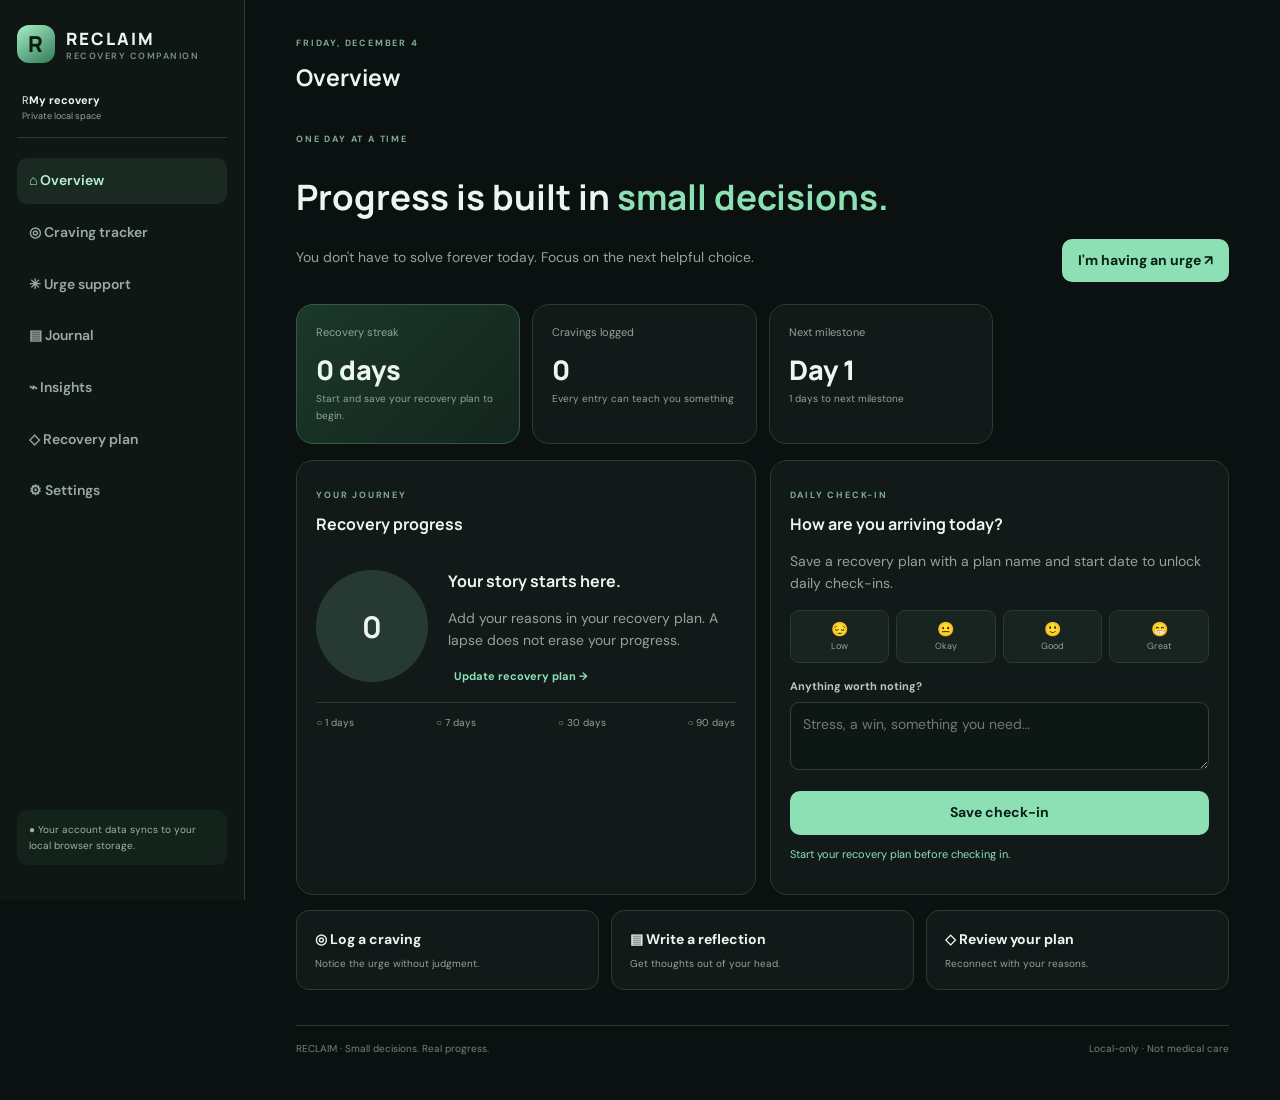
<file: index.html>
<!doctype html>
<html lang="en"><head><meta charset="utf-8"><meta name="viewport" content="width=device-width,initial-scale=1"><meta name="theme-color" content="#0b1110"><title>RECLAIM — Recovery companion</title><link rel="manifest" href="manifest.webmanifest"><link rel="icon" href="icon.svg"><link rel="stylesheet" href="styles.css"></head>
<body>
<div id="appShell" class="app-shell"><aside class="sidebar" id="sidebar"><a class="brand" href="#" title="RECLAIM"><span class="brand-mark">R</span><span>RECLAIM<small>RECOVERY COMPANION</small></span></a><div class="profile-chip"><span class="avatar">R</span><span><b>My recovery</b><small>Private local space</small></span></div><nav class="nav"><button class="nav-link active" data-view="dashboard">⌂ Overview</button><button class="nav-link" data-view="cravings">◎ Craving tracker</button><button class="nav-link" data-view="emergency">✳ Urge support</button><button class="nav-link" data-view="journal">▤ Journal</button><button class="nav-link" data-view="insights">⌁ Insights</button><button class="nav-link" data-view="plan">◇ Recovery plan</button><button class="nav-link" data-view="settings">⚙ Settings</button></nav><div class="sidebar-bottom"><p class="privacy-note">● Your account data syncs to your local browser storage.</p></div></aside>
<main class="main"><header class="topbar"><button id="menuBtn" class="mobile-menu">☰</button><div class="topbar-heading"><p class="eyebrow" id="todayLabel">YOUR RECOVERY SPACE</p><h1 id="pageTitle">Overview</h1></div></header>
<section class="view active" id="view-dashboard"><div class="welcome-row"><div><p class="eyebrow">ONE DAY AT A TIME</p><h2>Progress is built in <em>small decisions.</em></h2><p class="muted">You don't have to solve forever today. Focus on the next helpful choice.</p></div><button class="button primary" data-go="emergency">I'm having an urge ↗</button></div>
<div class="stats-grid"><article class="stat-card hero-stat"><span>Recovery streak</span><strong id="streakValue">0 days</strong><small id="streakSub">Set a recovery start date.</small></article><article class="stat-card"><span>Cravings logged</span><strong id="cravingCount">0</strong><small>Every entry can teach you something</small></article><article class="stat-card"><span>Next milestone</span><strong id="milestoneValue">Day 1</strong><small id="milestoneSub">A fresh starting point</small></article></div>
<div class="content-grid"><article class="panel"><p class="eyebrow">YOUR JOURNEY</p><h3>Recovery progress</h3><div class="progress-layout"><div class="progress-ring" id="progressRing"><b id="ringDays">0</b></div><div><h3 id="progressHeading">Your story starts here.</h3><p class="muted" id="progressText">Set a start date in your recovery plan.</p><button class="text-button" data-go="plan">Update recovery plan →</button></div></div><div class="milestones"><span id="m1">○ 1 day</span><span id="m7">○ 7 days</span><span id="m30">○ 30 days</span><span id="m90">○ 90 days</span></div></article>
<article class="panel"><p class="eyebrow">DAILY CHECK-IN</p><h3>How are you arriving today?</h3><p class="muted" id="checkinGateNote">Save a recovery plan with a plan name and start date to unlock daily check-ins.</p><div class="mood-options" id="moodOptions"><button data-mood="Low">😔<small>Low</small></button><button data-mood="Okay">😐<small>Okay</small></button><button data-mood="Good">🙂<small>Good</small></button><button data-mood="Great">😁<small>Great</small></button></div><label class="field-label" for="checkinNote">Anything worth noting?</label><textarea id="checkinNote" rows="2" placeholder="Stress, a win, something you need…"></textarea><button class="button primary full" id="saveCheckin">Save check-in</button><p class="status" id="checkinStatus"></p></article></div>
<div class="quick-grid"><button class="quick-card" data-go="cravings"><b>◎ Log a craving</b><small>Notice the urge without judgment.</small></button><button class="quick-card" data-go="journal"><b>▤ Write a reflection</b><small>Get thoughts out of your head.</small></button><button class="quick-card" data-go="plan"><b>◇ Review your plan</b><small>Reconnect with your reasons.</small></button></div></section>
<section class="view" id="view-cravings"><div class="page-intro"><p class="eyebrow">NOTICE THE PATTERN</p><h2>A craving is a signal, <em>not a command.</em></h2><p class="muted">Log what was happening, how strong the urge felt, and what helped.</p></div><div class="content-grid"><article class="panel"><h3>Log a craving</h3><form id="cravingForm"><label class="field-label">Behavior / addiction</label><select id="cravingType" required><option value="">Choose one</option><option>Alcohol</option><option>Nicotine / vaping</option><option>Other substances</option><option>Gambling</option><option>Pornography / compulsive sexual behavior</option><option>Social media / gaming</option><option>Food / binge behavior</option><option>Other</option></select><label class="field-label">Intensity <b id="intensityValue">5 / 10</b></label><input id="intensity" type="range" min="1" max="10" value="5"><label class="field-label">Trigger</label><select id="trigger"><option>Stress or overwhelm</option><option>Boredom</option><option>Loneliness</option><option>Conflict</option><option>Celebration</option><option>Being around a cue</option><option>Tiredness</option><option>Physical discomfort</option><option>Other / unsure</option></select><label class="field-label">What was happening?</label><textarea id="cravingContext" rows="3"></textarea><label class="field-label">What did you do to cope?</label><textarea id="cravingResponse" rows="2"></textarea><button class="button primary full">Save craving log</button><p class="status" id="cravingStatus"></p></form></article><article class="panel"><h3>Craving history</h3><div id="cravingList" class="entry-list"></div></article></div></section>
<section class="view" id="view-emergency"><div class="page-intro centered"><p class="eyebrow">PAUSE · BREATHE · CHOOSE</p><h2>You can ride out <em>this moment.</em></h2><p class="muted">You don't need to make a forever decision. Create space between the urge and your next action.</p></div><div class="content-grid"><article class="panel centered"><h3>60-second breathing reset</h3><p class="muted">Breathe gently. Don't force or hold your breath.</p><div id="breathCircle" class="breath-circle">Ready?</div><h3 id="breathTimer">01:00</h3><button id="breathStart" class="button primary full">Start breathing exercise</button></article><article class="panel"><h3>Choose one small action</h3><div class="action-list"><button class="action-option">🚶 Change your surroundings</button><button class="action-option">📞 Contact a safe person</button><button class="action-option">💧 Meet a basic need</button><button class="action-option">🧩 Occupy your attention</button></div><p class="muted" id="whyText"></p><p class="fine-print">In the U.S., call 911 for emergencies, 988 for emotional crisis support, or SAMHSA at 1-800-662-HELP for treatment referrals. Withdrawal from alcohol and benzodiazepines can be dangerous; seek medical advice before stopping if physically dependent.</p></article></div></section>
<section class="view" id="view-journal"><div class="page-intro"><p class="eyebrow">MAKE SPACE TO REFLECT</p><h2>Your thoughts deserve <em>a place to land.</em></h2></div><div class="content-grid"><article class="panel"><h3>New journal entry</h3><form id="journalForm"><label class="field-label">Mood</label><select id="journalMood"><option>Reflective</option><option>Hopeful</option><option>Stressed</option><option>Frustrated</option><option>Sad</option><option>Proud</option><option>Unsure</option></select><label class="field-label">Prompt</label><select id="journalPrompt"><option>What is one thing I handled well today?</option><option>What made today difficult?</option><option>What do I need more of right now?</option><option>What is one trigger I noticed?</option><option>Free write</option></select><label class="field-label">Your reflection</label><textarea id="journalText" rows="7" required></textarea><button class="button primary full">Save reflection</button><p class="status" id="journalStatus"></p></form></article><article class="panel"><h3>Past reflections</h3><div id="journalList" class="entry-list"></div></article></div></section>
<section class="view" id="view-insights"><div class="page-intro"><p class="eyebrow">LEARN, DON'T JUDGE</p><h2>Patterns can point <em>toward change.</em></h2></div><div class="stats-grid"><article class="stat-card"><span>Total craving logs</span><strong id="insightTotal">0</strong></article><article class="stat-card"><span>Average intensity</span><strong id="avgIntensity">—</strong></article><article class="stat-card"><span>Most common trigger</span><strong id="topTrigger">—</strong></article></div><div class="content-grid"><article class="panel"><h3>Recent craving intensity</h3><div id="intensityChart" class="chart"></div></article><article class="panel"><h3>Trigger breakdown</h3><div id="triggerBreakdown"></div></article></div></section>
<section class="view" id="view-plan"><div class="page-intro"><p class="eyebrow">MAKE YOUR RECOVERY PERSONAL</p><h2>A plan for the moments <em>that test you.</em></h2></div><article class="panel"><form id="planForm"><div class="content-grid"><div><label class="field-label">What are you working to change?</label><input id="planName"></div><div><label class="field-label">Recovery start date</label><input id="startDate" type="date"></div><div><label class="field-label">Next meaningful goal</label><input id="goal"></div></div><label class="field-label">Why do you want this change?</label><textarea id="reasons" rows="3"></textarea><label class="field-label">My high-risk situations</label><textarea id="triggersPlan" rows="3"></textarea><label class="field-label">My support people and resources</label><textarea id="supportPlan" rows="3"></textarea><label class="field-label">When I notice an urge, I will…</label><textarea id="ifThen" rows="3"></textarea><button class="button primary">Save my recovery plan</button><p id="planStatus" class="status"></p></form></article></section>
<section class="view" id="view-settings"><div class="page-intro"><p class="eyebrow">YOUR SPACE, YOUR CHOICES</p><h2>Settings & <em>privacy.</em></h2></div><article class="panel"><h3>App updates</h3><p class="muted">RECLAIM checks for updates automatically when you open or return to the app. You can also check manually here.</p><button id="checkUpdatesBtn" class="button secondary" type="button">↻ Check for updates</button><p id="updateStatus" class="update-status" role="status" aria-live="polite">App updates are checked when RECLAIM opens.</p></article><article class="panel"><h3>Data management</h3><p class="muted">Your recovery data is stored locally in this browser. Export a backup before deleting it.</p><div class="settings-actions"><button class="button secondary" id="exportBtn">Export my data</button><label class="button secondary">Import backup<input type="file" id="importFile" accept="application/json" hidden></label><button class="button danger" id="clearBtn">Clear my recovery data</button></div><p id="settingsStatus" class="status"></p></article><article class="panel"><h3>Health and safety</h3><p class="muted">RECLAIM is a self-help organizer, not medical care, diagnosis, or a substitute for treatment. Withdrawal from alcohol, benzodiazepines and some other substances can be dangerous or life-threatening. Speak with a qualified healthcare professional before stopping if physical dependence is possible. For emergencies call your local emergency number.</p></article></section>
<footer class="footer">RECLAIM · Small decisions. Real progress. <span>Local-only · Not medical care</span></footer></main></div>
<script type="module" src="app.js"></script></body></html>
</file>
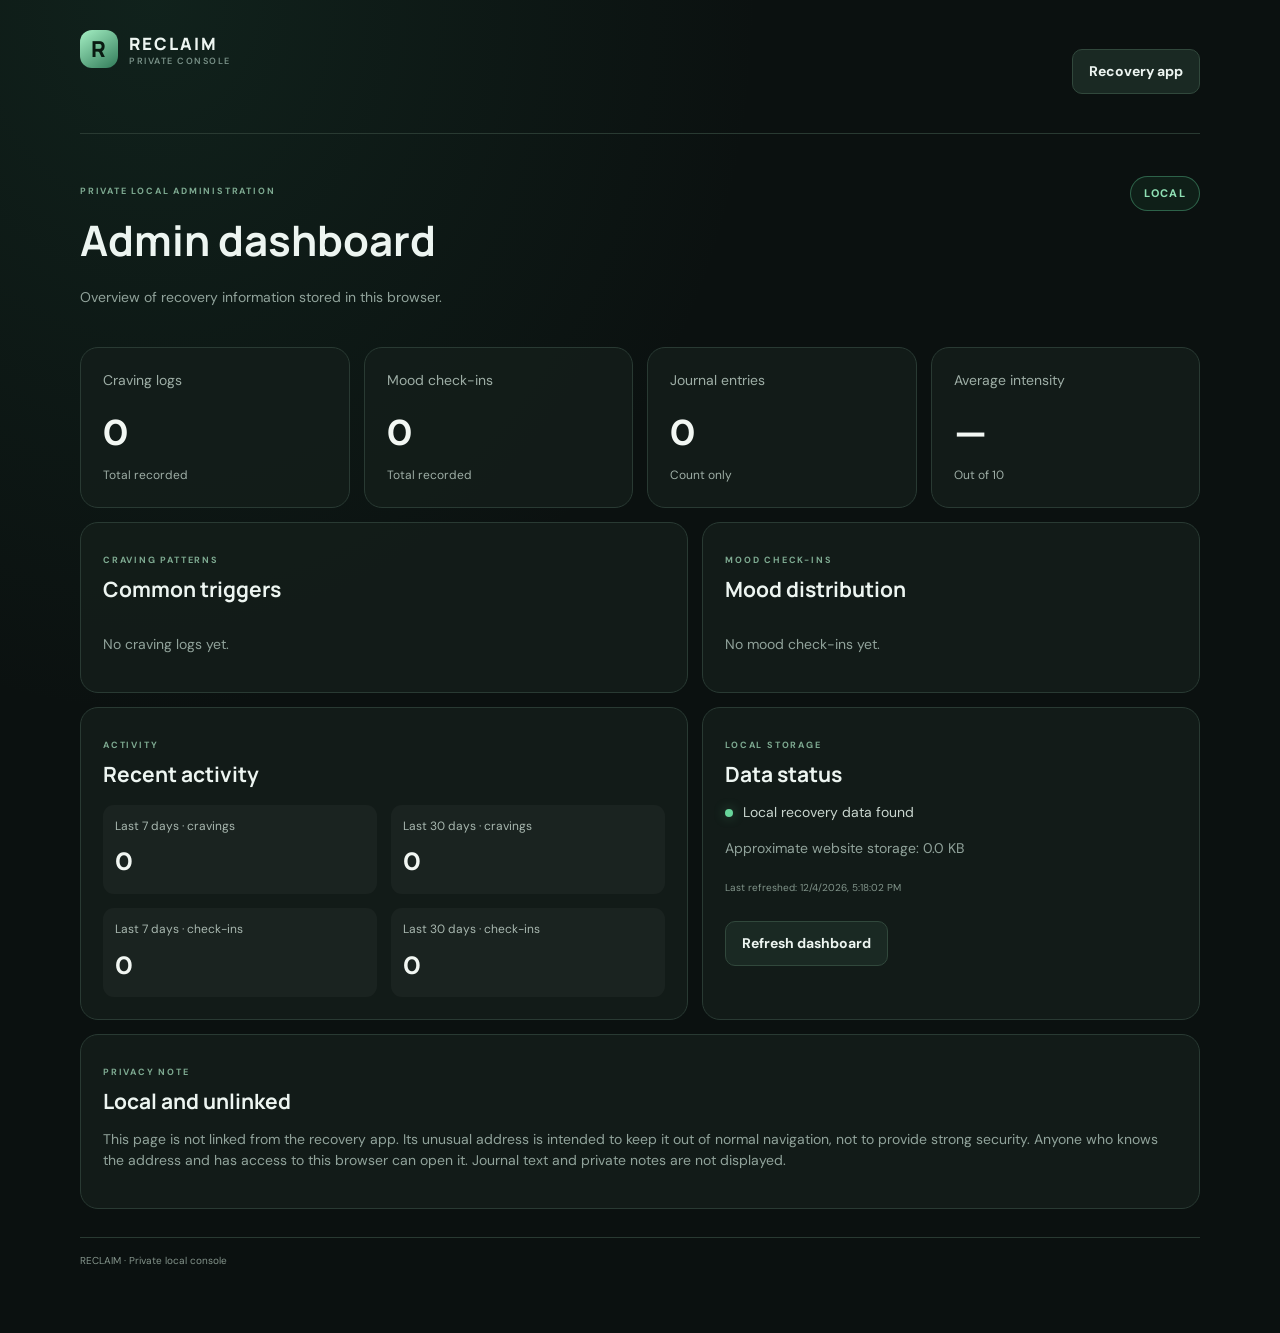
<file: reclaim-control-room-7f3a9c.html>
<!doctype html>
<html lang="en"><head><meta charset="utf-8"><meta name="viewport" content="width=device-width,initial-scale=1"><meta name="theme-color" content="#0b1110"><title>RECLAIM — Private Console</title><link rel="icon" href="icon.svg"><link rel="stylesheet" href="styles.css"><link rel="stylesheet" href="admin.css"></head>
<body class="admin-body"><main class="admin-wrap">
<header class="admin-top"><a class="brand" href="index.html"><span class="brand-mark">R</span><span>RECLAIM<small>PRIVATE CONSOLE</small></span></a><div class="admin-actions"><a class="button secondary inline-button" href="index.html">Recovery app</a></div></header>
<section><div class="admin-heading"><div><p class="eyebrow">PRIVATE LOCAL ADMINISTRATION</p><h1>Admin dashboard</h1><p class="muted">Overview of recovery information stored in this browser.</p></div><span class="role-pill">LOCAL</span></div>
<div class="admin-stats"><article class="admin-stat"><span>Craving logs</span><strong id="cravingTotal">0</strong><small>Total recorded</small></article><article class="admin-stat"><span>Mood check-ins</span><strong id="checkinTotal">0</strong><small>Total recorded</small></article><article class="admin-stat"><span>Journal entries</span><strong id="journalTotal">0</strong><small>Count only</small></article><article class="admin-stat"><span>Average intensity</span><strong id="avgIntensity">—</strong><small>Out of 10</small></article></div>
<div class="admin-columns"><article class="admin-panel"><p class="eyebrow">CRAVING PATTERNS</p><h2>Common triggers</h2><div id="triggerBars" class="admin-bars"><p class="muted">No data yet.</p></div></article><article class="admin-panel"><p class="eyebrow">MOOD CHECK-INS</p><h2>Mood distribution</h2><div id="moodBars" class="admin-bars"><p class="muted">No data yet.</p></div></article></div>
<div class="admin-columns"><article class="admin-panel"><p class="eyebrow">ACTIVITY</p><h2>Recent activity</h2><div class="admin-stats compact-stats"><div class="mini-stat"><span>Last 7 days · cravings</span><b id="weekCravings">0</b></div><div class="mini-stat"><span>Last 30 days · cravings</span><b id="monthCravings">0</b></div><div class="mini-stat"><span>Last 7 days · check-ins</span><b id="weekCheckins">0</b></div><div class="mini-stat"><span>Last 30 days · check-ins</span><b id="monthCheckins">0</b></div></div></article><article class="admin-panel"><p class="eyebrow">LOCAL STORAGE</p><h2>Data status</h2><div class="status-line"><span class="status-dot"></span><span>Local recovery data found</span></div><p id="storageUsage" class="muted"></p><p id="lastUpdated" class="fine-print"></p><button id="refresh" class="button secondary">Refresh dashboard</button></article></div>
<article class="admin-panel admin-notes"><p class="eyebrow">PRIVACY NOTE</p><h2>Local and unlinked</h2><p class="muted">This page is not linked from the recovery app. Its unusual address is intended to keep it out of normal navigation, not to provide strong security. Anyone who knows the address and has access to this browser can open it. Journal text and private notes are not displayed.</p></article><footer class="footer">RECLAIM · Private local console</footer></section></main><script type="module" src="reclaim-console.js"></script></body></html>
</file>
<file: styles.css>
@import url('https://fonts.googleapis.com/css2?family=DM+Sans:wght@400;500;600;700&family=Manrope:wght@400;600;700;800&display=swap');
:root{--bg:#0b1110;--panel:#111a18;--line:#293a32;--text:#edf5f1;--muted:#91a39b;--green:#8ce0b4;--green2:#b7f3d1}*{box-sizing:border-box}body{margin:0;background:var(--bg);color:var(--text);font:14px 'DM Sans',sans-serif;line-height:1.55}button,input,select,textarea{font:inherit}button{cursor:pointer}h1,h2,h3{font-family:Manrope}h2{font-size:clamp(25px,3vw,35px);line-height:1.2}h2 em{color:var(--green);font-style:normal}.muted{color:var(--muted)}.eyebrow{font-size:9px;letter-spacing:1.8px;color:#7eaa91;font-weight:700}.auth-wrap{min-height:100vh;display:grid;place-items:center;padding:22px;background:radial-gradient(ellipse at 50% 0,#193526 0,transparent 50%)}.auth-card{width:min(100%,430px);background:var(--panel);border:1px solid var(--line);border-radius:22px;padding:30px;box-shadow:0 25px 80px #0007}.brand{display:flex;align-items:center;gap:11px;color:var(--text);text-decoration:none;font:800 17px Manrope;letter-spacing:2px;margin-bottom:35px}.brand small{display:block;color:#789087;font:600 9px 'DM Sans';letter-spacing:1.5px}.brand-mark{width:38px;height:38px;border-radius:12px;background:linear-gradient(145deg,#a5f0c4,#317b59);color:#0a1b12;display:grid;place-items:center;font-size:22px}.auth-card h1{font-size:25px;line-height:1.2;margin:4px 0 8px}.field-label{display:block;color:#b6c8be;font-size:11px;font-weight:700;margin:15px 0 7px}input,select,textarea{width:100%;padding:11px 12px;border:1px solid #30423a;background:#0d1713;color:var(--text);border-radius:9px;outline:none}input:focus,select:focus,textarea:focus{border-color:#6fc797}textarea{resize:vertical}.button{border:0;border-radius:10px;padding:11px 16px;font-weight:700;display:inline-flex;justify-content:center;align-items:center;margin-top:15px}.primary{background:var(--green);color:#092016}.secondary{background:#1a2923;color:var(--text);border:1px solid #31483c}.danger{background:#3a2020;color:#ffbaba}.full{width:100%}.auth-status,.status{min-height:18px;color:var(--green);font-size:11px}.auth-status.error{color:#ffaaaa}.auth-links{display:flex;flex-wrap:wrap;gap:10px;justify-content:space-between;margin-top:14px}.auth-links button,.text-button{border:0;background:none;color:var(--green);font-size:11px;font-weight:700}.fine-print{font-size:10px;color:#82958b;margin-top:20px}.app-shell[hidden],.auth-wrap[hidden]{display:none!important}.app-shell{min-height:100vh}.sidebar{width:245px;position:fixed;inset:0 auto 0 0;background:#0e1714;border-right:1px solid var(--line);padding:25px 17px;display:flex;flex-direction:column;z-index:5}.sidebar .brand{margin-bottom:15px}.profile-chip{padding:14px 5px;border-bottom:1px solid var(--line);font-size:11px;overflow-wrap:anywhere}.profile-chip small{display:block;color:var(--muted)}.nav{display:grid;gap:6px;margin-top:20px}.nav-link{border:0;background:transparent;color:#9aaba3;text-align:left;padding:12px;border-radius:10px;font-weight:600}.nav-link.active,.nav-link:hover{background:#1a2a23;color:var(--green2)}.sidebar-bottom{margin-top:auto}.privacy-note{font-size:10px;color:#9db4a6;background:#13221b;padding:12px;border-radius:10px}.main{margin-left:245px;max-width:1500px;padding:28px 4vw}.topbar{display:flex;gap:15px;align-items:center;margin-bottom:28px}.topbar h1{font-size:23px;margin:0}.mobile-menu{display:none}.view{display:none}.view.active{display:block}.welcome-row{display:flex;align-items:end;justify-content:space-between;gap:20px;margin-bottom:22px}.welcome-row>div{max-width:600px}.stats-grid{display:grid;grid-template-columns:repeat(4,1fr);gap:12px;margin-bottom:16px}.stat-card,.panel{background:var(--panel);border:1px solid var(--line);border-radius:17px;padding:19px}.stat-card{min-height:120px;color:var(--muted);font-size:11px}.stat-card strong{display:block;color:var(--text);font:800 27px Manrope;margin:10px 0 2px}.stat-card small{font-size:10px}.hero-stat{background:linear-gradient(135deg,#1b3829,#14251e);border-color:#315b42}.content-grid{display:grid;grid-template-columns:1fr 1fr;gap:14px;margin-bottom:15px}.panel h3{font-size:16px;margin:4px 0 13px}.progress-layout{display:flex;align-items:center;gap:20px;padding:15px 0}.progress-ring{width:112px;height:112px;flex-shrink:0;border-radius:50%;display:grid;place-items:center;background:conic-gradient(var(--green) 0deg,#263932 0deg);font:800 30px Manrope}.milestones{display:flex;justify-content:space-between;border-top:1px solid var(--line);padding-top:12px;color:var(--muted);font-size:10px}.mood-options{display:grid;grid-template-columns:repeat(4,1fr);gap:7px;margin:15px 0}.mood-options button{background:#17241f;border:1px solid var(--line);border-radius:9px;color:white;padding:8px}.mood-options button.selected{border-color:var(--green)}.mood-options small{display:block;font-size:9px;color:var(--muted)}.quick-grid{display:grid;grid-template-columns:repeat(3,1fr);gap:12px;margin-top:15px}.quick-card{background:var(--panel);border:1px solid var(--line);border-radius:13px;padding:18px;text-align:left;color:var(--text)}.quick-card b,.quick-card small{display:block}.quick-card small{color:var(--muted);font-size:10px;margin-top:5px}.page-intro{max-width:680px;margin:8px 0 23px}.page-intro h2{margin:5px 0}.entry-list{display:grid;gap:9px;max-height:580px;overflow:auto}.entry-item{padding:12px;background:#15221d;border:1px solid #263a30;border-radius:10px;font-size:11px}.entry-item small{color:var(--muted)}.entry-item p{white-space:pre-wrap;color:#c2d0c7}.centered{text-align:center}.breath-circle{width:145px;height:145px;border:1px solid #47785b;border-radius:50%;background:radial-gradient(circle,#234b34,#14241b);display:grid;place-items:center;margin:20px auto;color:var(--green2);font:700 15px Manrope}.breath-circle.inhale{transform:scale(1.12);transition:4s}.breath-circle.exhale{transform:scale(.88);transition:6s}.action-list{display:grid;gap:9px}.action-option{background:#15231d;border:1px solid var(--line);border-radius:10px;padding:13px;color:var(--text);text-align:left}.action-option.chosen{border-color:var(--green)}.chart{display:flex;align-items:end;gap:9px;height:170px}.bar{flex:1;background:linear-gradient(#8ce0b4,#317c56);border-radius:6px 6px 0 0;min-height:4px}.settings-actions{display:flex;flex-wrap:wrap;gap:10px}.footer{display:flex;justify-content:space-between;gap:15px;border-top:1px solid var(--line);margin-top:35px;padding:15px 0;color:#71847a;font-size:10px}@media(max-width:900px){.stats-grid{grid-template-columns:repeat(2,1fr)}.main{padding:22px 3vw}}@media(max-width:700px){.sidebar{transform:translateX(-100%);transition:.2s;width:260px}.sidebar.open{transform:none}.main{margin:0;padding:18px 14px}.mobile-menu{display:block;background:none;border:0;color:white;font-size:20px}.welcome-row{display:block}.content-grid{grid-template-columns:1fr}.quick-grid{grid-template-columns:1fr}.stats-grid{gap:8px}.stat-card,.panel{padding:14px}.footer{flex-direction:column}}
/* Manual PWA update control */
.topbar{justify-content:space-between}
.topbar-heading{min-width:0;flex:1}
.update-status{margin:2px 0 0;color:var(--muted);font-size:10px;min-height:15px}
.update-button{margin:0;white-space:nowrap;min-height:42px}
.update-button:disabled{opacity:.65;cursor:wait}
@media(max-width:430px){.update-button{font-size:10px;padding:9px 10px}.topbar{gap:9px}.topbar h1{font-size:19px}.update-status{font-size:9px}}
</file>
<file: admin.css>
*{box-sizing:border-box}.admin-body{min-height:100vh;background:radial-gradient(ellipse at 12% 0%,rgba(41,110,82,.18),transparent 38%),#0b1110}.admin-wrap{width:min(1120px,calc(100% - 36px));margin:0 auto;padding:30px 0 50px}.admin-top{display:flex;align-items:center;justify-content:space-between;gap:18px;padding-bottom:30px;border-bottom:1px solid var(--line,#26332f)}.admin-actions{display:flex;align-items:center;gap:14px}.admin-heading{display:flex;align-items:flex-start;justify-content:space-between;gap:20px;margin:42px 0 24px}.admin-heading h1,.admin-panel h1{font-size:clamp(28px,4vw,42px);margin:6px 0 10px}.admin-heading p{max-width:650px}.role-pill{border:1px solid rgba(90,200,145,.4);color:#8fe0b4;background:rgba(48,130,88,.13);padding:8px 13px;border-radius:999px;font-size:11px;font-weight:800;letter-spacing:.12em}.admin-stats{display:grid;grid-template-columns:repeat(4,minmax(0,1fr));gap:14px}.admin-stat,.admin-panel{background:rgba(19,29,26,.92);border:1px solid #293a33;border-radius:18px;padding:22px}.admin-stat span,.admin-stat small{display:block;color:#9eaea6}.admin-stat strong{display:block;font-size:36px;letter-spacing:-.04em;margin:14px 0 5px;color:#f2f7f3}.admin-stat small{font-size:12px}.admin-columns{display:grid;grid-template-columns:1.1fr .9fr;gap:14px;margin-top:14px}.admin-panel{margin-top:14px}.admin-columns .admin-panel{margin-top:0}.admin-panel h2{font-size:21px;margin:7px 0 12px}.privacy-callout{margin-top:25px;padding:16px;border-radius:12px;background:rgba(52,130,88,.12);border:1px solid rgba(90,200,145,.22)}.privacy-callout strong{color:#a5e7bf}.privacy-callout p{margin:7px 0 0;color:#b8c7bf;font-size:14px;line-height:1.6}.status-line{display:flex;align-items:center;gap:10px;margin:15px 0;color:#c9d6cf;font-size:14px}.status-dot{width:8px;height:8px;border-radius:50%;background:#68d59b;box-shadow:0 0 12px rgba(104,213,155,.35)}.admin-notes{margin-top:14px}.admin-notes code{color:#a8e6bd}.inline-button{display:inline-flex;text-decoration:none;margin-top:10px}.footer{margin-top:28px;color:#84948b}.admin-panel[hidden],#adminDashboard[hidden],#adminDenied[hidden],#adminLoading[hidden]{display:none!important}@media(max-width:800px){.admin-stats{grid-template-columns:repeat(2,minmax(0,1fr))}.admin-columns{grid-template-columns:1fr}}@media(max-width:520px){.admin-wrap{width:min(100% - 24px,1120px);padding-top:18px}.admin-top{align-items:flex-start;flex-direction:column}.admin-heading{margin-top:28px}.admin-stats{gap:9px}.admin-stat,.admin-panel{padding:17px}.admin-stat strong{font-size:30px}}

.admin-bars{display:grid;gap:15px;margin-top:18px}.bar-row{display:grid;gap:7px}.bar-label{display:flex;justify-content:space-between;gap:12px;color:#cbd8d0;font-size:13px}.bar-label span{overflow-wrap:anywhere}.bar-track{height:9px;border-radius:99px;background:#25352e;overflow:hidden}.bar-track i{display:block;height:100%;border-radius:99px;background:linear-gradient(90deg,#287e59,#72d9a0)}.compact-stats{grid-template-columns:repeat(2,minmax(0,1fr));margin-top:18px}.mini-stat{padding:12px;border-radius:11px;background:rgba(255,255,255,.035)}.mini-stat span{display:block;color:#a8b7af;font-size:12px}.mini-stat b{display:block;margin-top:8px;font-size:25px;color:#f1f6f2}
</file>
